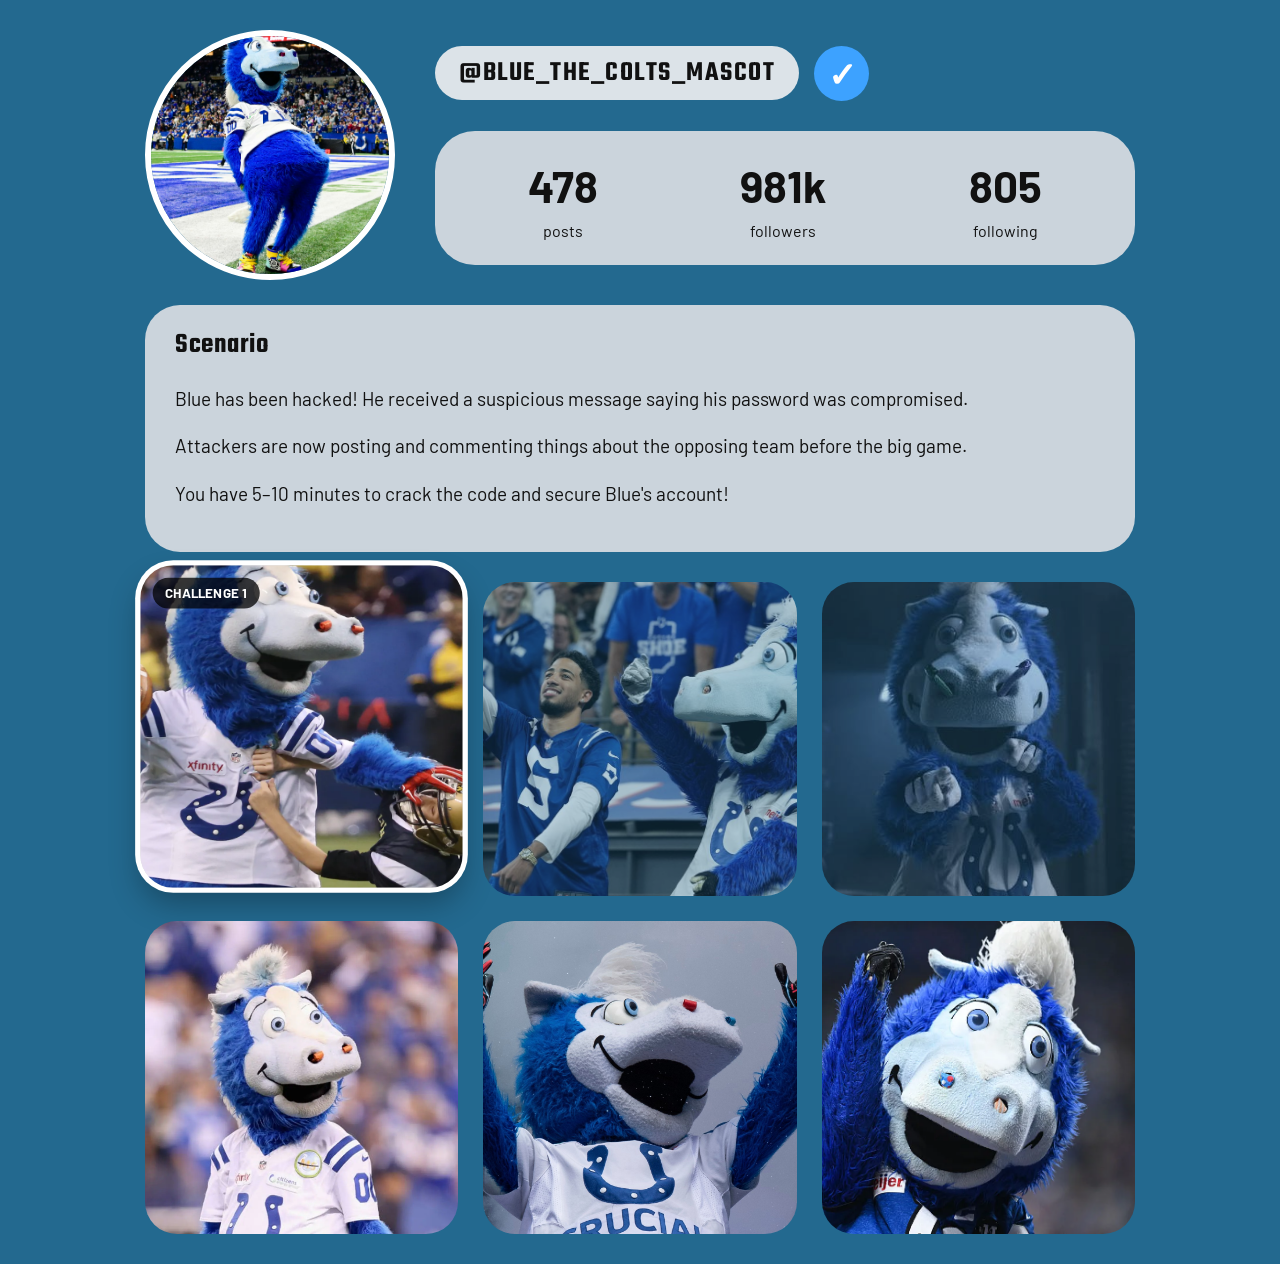
<file: index.html>
<!DOCTYPE html>
<html lang="en">
<head>
    <meta charset="UTF-8">
    <meta name="viewport" content="width=device-width, initial-scale=1.0">
    <title>Blue Social Page</title>

    <link rel="stylesheet" href="style.css">
    <script src="escape.js" defer></script>
</head>

<body>

    <div class="profile">

        <div class="profile-header">

            <img
                src="images/blueprofilepicture.jpg"
                alt="Profile picture"
                class="profile-picture"
            >

            <div class="profile-info">

                <div class="username-row">
                    <h1>@blue_the_colts_mascot</h1>
                    <span class="verified">✓</span>
                </div>

                <div class="stats">

                    <div>
                        <span class="number">478</span>
                        <span>posts</span>
                    </div>

                    <div>
                        <span class="number">981k</span>
                        <span>followers</span>
                    </div>

                    <div>
                        <span class="number">805</span>
                        <span>following</span>
                    </div>

                </div>

            </div>

        </div>

        <div class="scenario">

            <h2>Scenario</h2>

            <p>
                Blue has been hacked! He received a suspicious message
                saying his password was compromised.
            </p>

            <p>
                Attackers are now posting and commenting things about the
                opposing team before the big game.
            </p>

            <p>
                You have 5–10 minutes to crack the code and secure
                Blue's account!
            </p>

        </div>

        <!-- POSTS / CHALLENGES -->

        <div class="post-grid">
            
            <!-- CHALLENGE 1 -->
             <button class="post challenge" id="challenge1" data-challenge="1">
                <img src="images/bluepost1.jpg" alt="Blue with a football player">
                <span class="challenge-label">Challenge 1</span>
             </button>

            <!-- CHALLENGE 2 -->
            <button class="post challenge" id="challenge2" data-challenge="2">
                <img src="images/bluepost2.jpg" alt="Blue with a Colts player">
                <span class="challenge-label">Challenge 2</span>
            </button>

            <!-- CHALLENGE 3 -->
            <button class="post challenge" id="challenge3" data-challenge="3">
                <img src="images/bluepost3.jpg" alt="Blue posing">
                <span class="challenge-label">Challenge 3</span>
            </button>

            <!-- DECORATIVE POSTS -->
            <div class="post">
                <img src="images/bluepost4.jpg" alt="Blue in his Colts uniform">
            </div>
            <div class="post">
                <img src="images/bluepost5.jpg" alt="Blue celebrating">
            </div>
            <div class="post">
                <img src="images/bluepost6.jpg" alt="Close-up of Blue">
            </div>

        </div>

    </div>

    <!-- FINAL ESCAPE ROOM SUCCESS POPUP -->
     <div class="popup-overlay" id="finalSuccessPopup">
        <div class="success-popup">
            <div class="success-icon">✓</div>

            <h2>Blue's Account Is Secure!</h2>

            <p>
                Congratulations! You've completed all three challenges 
                and helped Blue protect his account from hackers!
            </p>

            <p><strong>Blue is safe, and the escape room is complete: blue_spirit_go</strong></p>

            <button type="button" class="continue-button" id="restartEscapeRoom">Play Again</button>
        </div>
     </div>

</body>
</html>
</file>
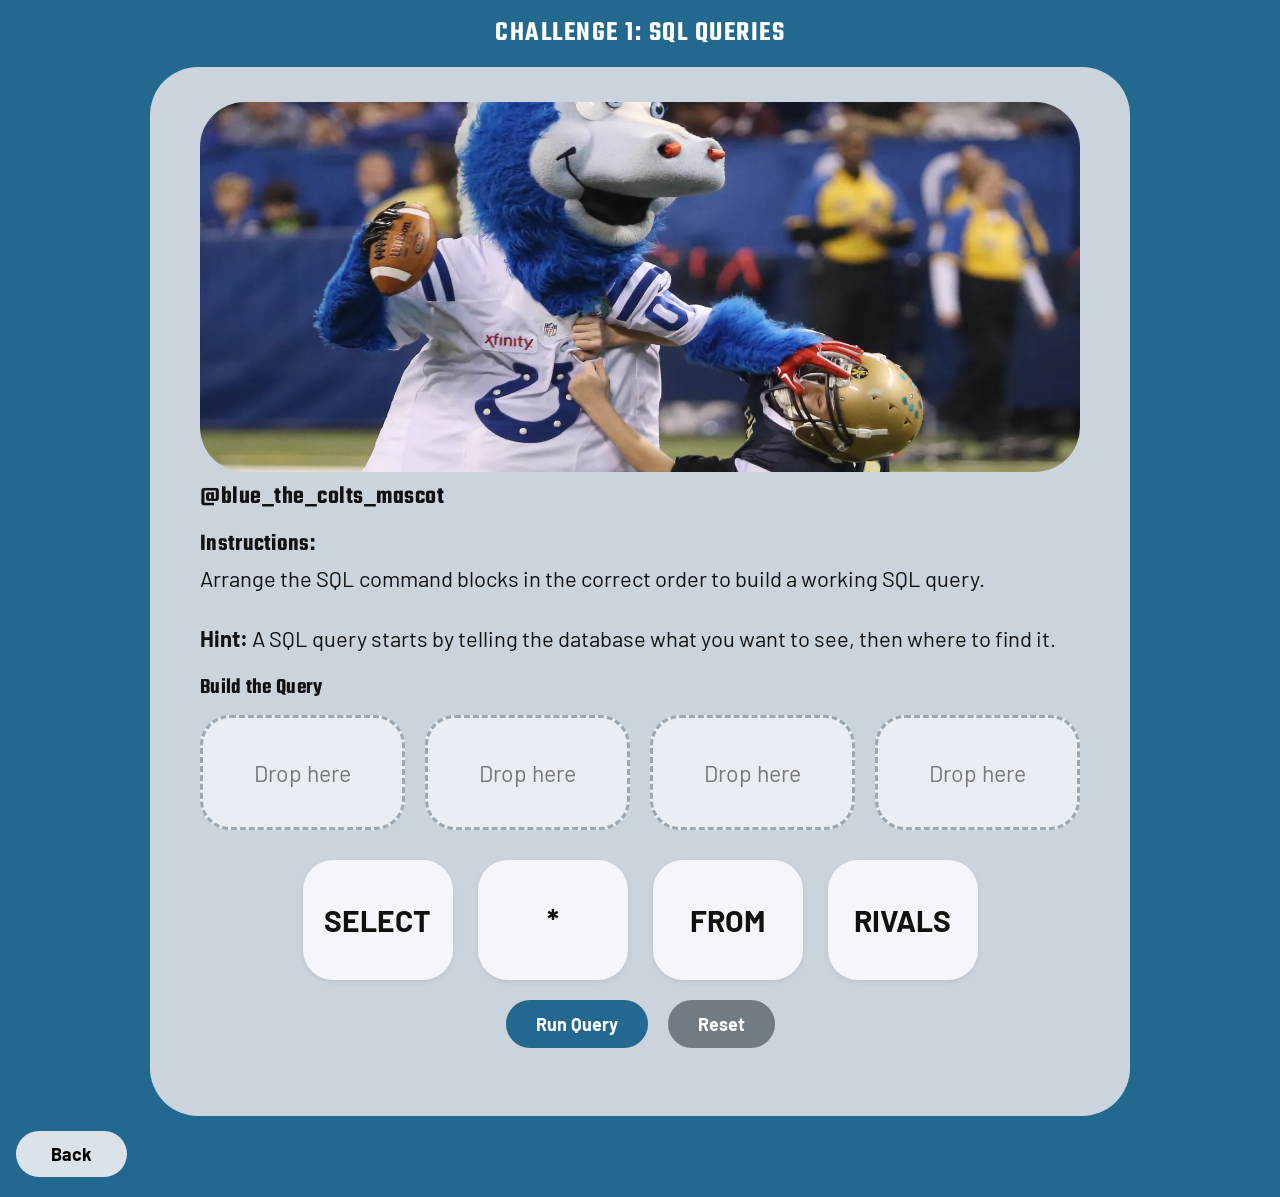
<file: challenge1.html>
<!DOCTYPE html>
<html lang="en">
<head>
    <meta charset="UTF-8">
    <meta name="viewport" content="width=device-width, initial-scale=1.0">
    <title>Blue Social Page - Challenge 1</title>
    <link rel="stylesheet" href="style.css">
    <script src="escape.js" defer></script>
</head>
<body>
    <h1 class="challenge-title">Challenge 1: SQL Queries</h1>

    <main class="challenge-container">
        
        <!-- IMAGE -->
         <img src="images/bluepost1.jpg" alt="Blue the Colts Mascot" class="challenge-image">

        <!-- USERNAME -->
         <h2>@blue_the_colts_mascot</h2>

        <!-- INSTRUCTIONS -->
         <section class="instructions">
            <h3>Instructions:</h3>
            <p>Arrange the SQL command blocks in the correct order to build a working SQL query.</p>
            <p class="hint">
                <strong>Hint:</strong>
                A SQL query starts by telling the database what you want to see, then where to find it.
            </p>
         </section>

         <!-- SQL QUERY AREA -->
          <section class="sql-area">
            <h3>Build the Query</h3>

            <!-- Drop zones -->
             <div class="query-slots" id="querySlots">
                <div class="query-slot" data-position="0">
                    <span>Drop here</span>
                </div>
                <div class="query-slot" data-position="1">
                    <span>Drop here</span>
                </div>
                <div class="query-slot" data-position="2">
                    <span>Drop here</span>
                </div>
                <div class="query-slot" data-position="3">
                    <span>Drop here</span>
                </div>
             </div>

             <!-- Available blocks -->
              <div class="sql-blocks" id="sqlBlocks">
                <div class="sql-block" draggable="true" data-value="SELECT">SELECT</div>
                <div class="sql-block" draggable="true" data-value="*">*</div>
                <div class="sql-block" draggable="true" data-value="FROM">FROM</div>
                <div class="sql-block" draggable="true" data-value="RIVALS">RIVALS</div>
              </div>

              <div class="query-buttons">
                <button type="button" id="runQuery">Run Query</button>
                <button type="button" id="resetQuery">Reset</button>
              </div>
              <p id="queryMessage" class="query-message"></p>
          </section>
    </main>

    <!-- BACK BUTTON -->
     <button type="button" class="back-button" onclick="window.location.href='index.html'">Back</button>

    <!-- SUCCESS POPUP -->
     <div class="popup-overlay" id="successPopup">
        <div class="success-popup">
            <button type="button" class="close-popup" id="closePopup" aria-label="Close">x</button>
            <div class="success-icon">✓</div>

            <h2>Query Successful!</h2>

            <p>You found a working SQL query.</p>

            <!-- FAKE SQL TABLE -->
            <div class="fake-table-container">
                <h3>RIVALS</h3>
                <table>
                    <thead>
                        <tr>
                            <th>TEAM</th>
                            <th>MESSAGE</th>
                            <th>CODE</th>
                        </tr>
                    </thead>
                    <tbody>
                        <tr>
                            <td>Opponent</td>
                            <td>Good luck!</td>
                            <td>Blue</td>
                        </tr>
                        <tr>
                            <td>Opponent</td>
                            <td>See you Sunday!</td>
                            <td>42</td>
                        </tr>
                        <tr>
                            <td>Opponent</td>
                            <td>We know you're watching.</td>
                            <td>17</td>
                        </tr>
                    </tbody>
                </table>
            </div>

            <!-- NEXT CHALLENGE CLUE -->
            <div class="next-clue">
                <h3>Clue for the next challenge</h3>
                <p>The password needs something Blue already knows.</p>
                <p><strong>Look at the CODE column.</strong></p>
            </div>
            <button type="button" class="continue-button" id="continueButton">Continue</button>
        </div>
     </div>
</body>
</html>
</file>
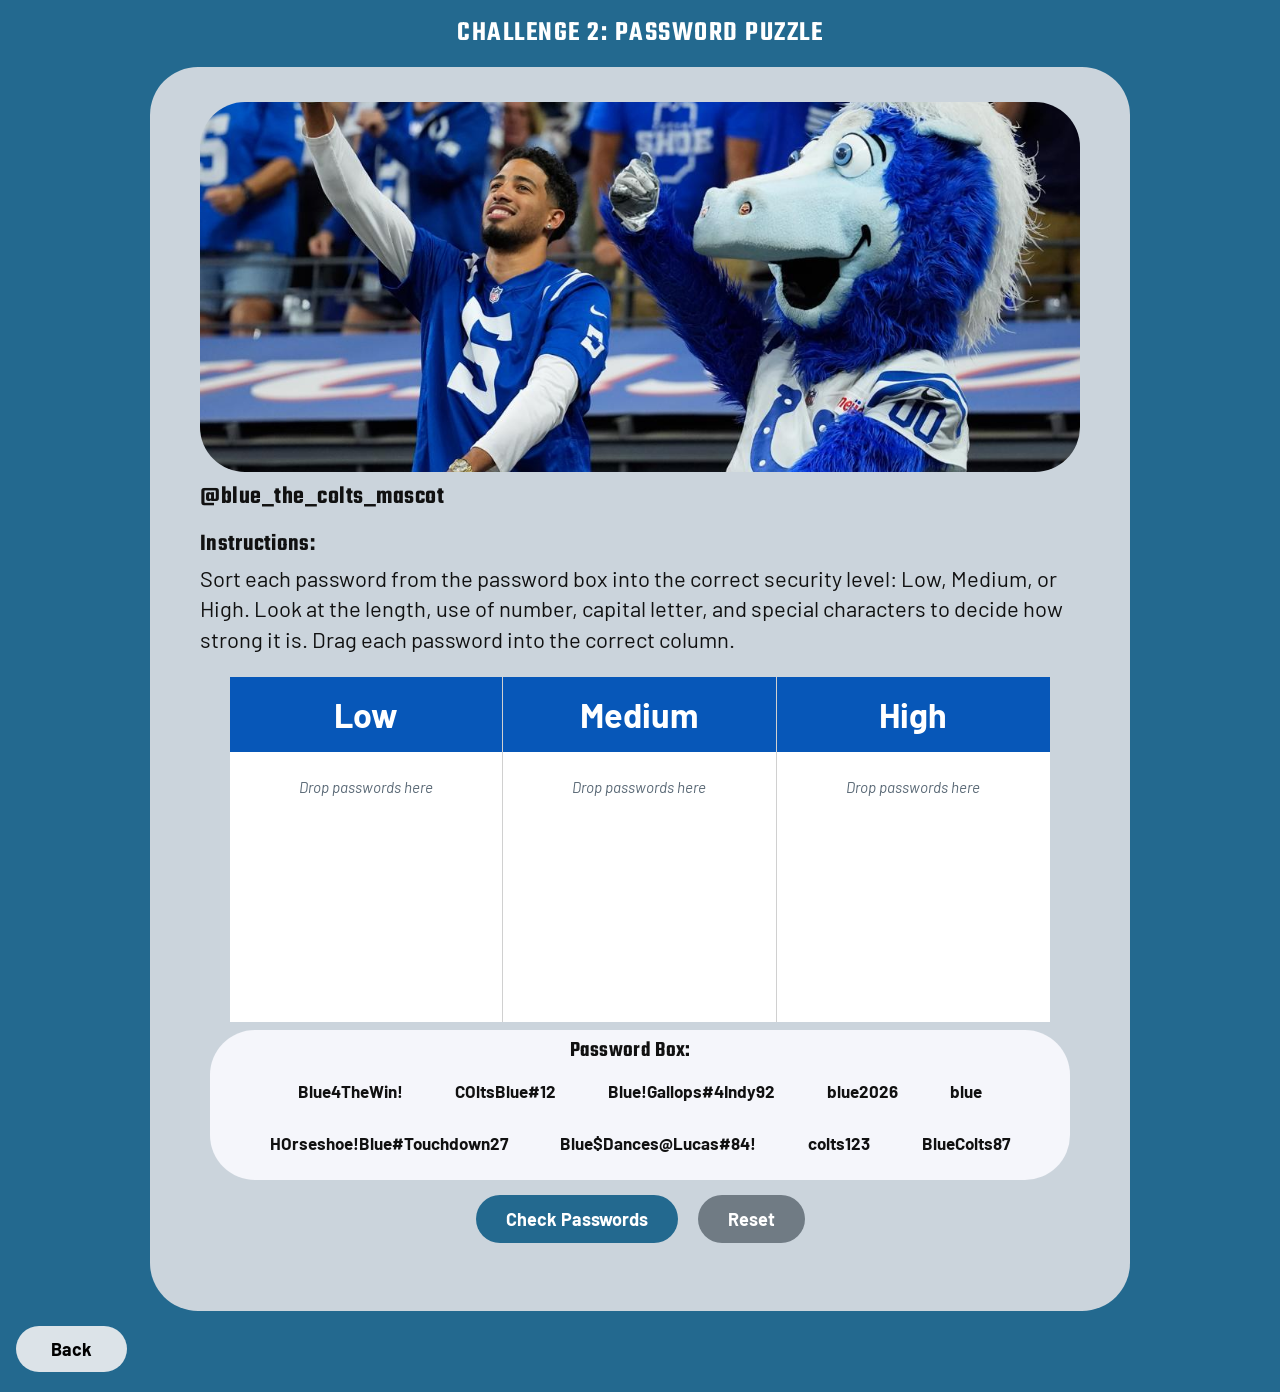
<file: challenge2.html>
<!DOCTYPE html>
<html lang="en">
<head>
    <meta charset="UTF-8">
    <meta name="viewport" content="width=device-width, initial-scale=1.0">
    <title>Blue Social Page - Challenge 2</title>
    <link rel="stylesheet" href="style.css">
    <script src="escape.js" defer></script>
</head>
<body>
    <h1 class="challenge-title">Challenge 2: Password Puzzle</h1>
    <main class="challenge-container">

        <!-- IMAGE -->
         <img src="images/bluepost2.jpg" alt="Blue the Colts Mascot with a Colts player" class="challenge-image">

        <!-- USERNAME -->
         <h2>@blue_the_colts_mascot</h2>

        <!-- INSTRUCTIONS -->
         <section class="instructions">
            <h3>Instructions:</h3>
            <p>
                Sort each password from the password box into the correct 
                security level: Low, Medium, or High. Look at the length, 
                use of number, capital letter, and special characters to 
                decide how strong it is. Drag each password into the 
                correct column.
            </p>
         </section>

         <!-- PASSWORD PUZZLE -->
          <section class="password-area">
            
            <!-- SECURITY LEVEL COLUMNS -->
             <div class="password-columns">
                
                <!-- LOW -->
                 <div class="password-column" data-level="low">
                    <div class="password-column-header">Low</div>
                    <div class="password-drop-zone">
                        <p class="drop-message">Drop passwords here</p>
                    </div>
                 </div>

                <!-- MEDIUM -->
                 <div class="password-column" data-level="medium">
                    <div class="password-column-header">Medium</div>
                    <div class="password-drop-zone">
                        <p class="drop-message">Drop passwords here</p>
                    </div>
                 </div>

                <!-- HIGH -->
                 <div class="password-column" data-level="high">
                    <div class="password-column-header">High</div>
                    <div class="password-drop-zone">
                        <p class="drop-message">Drop passwords here</p>
                    </div>
                 </div>
             </div>

            <!-- PASSWORD BOX -->
             <div class="password-box">
                <h3>Password Box:</h3>
                <div class="password-options" id="passwordOptions">
                    <div class="password-item" draggable="true" data-password="Blue4TheWin!" data-level="medium">Blue4TheWin!</div>
                    <div class="password-item" draggable="true" data-password="COltsBlue#12" data-level="medium">COltsBlue#12</div>
                    <div class="password-item" draggable="true" data-password="Blue!Gallops#4Indy92" data-level="high">Blue!Gallops#4Indy92</div>
                    <div class="password-item" draggable="true" data-password="blue2026" data-level="low">blue2026</div>
                    <div class="password-item" draggable="true" data-password="blue" data-level="low">blue</div>
                    <div class="password-item" draggable="true" data-password="HOrseshoe!Blue#Touchdown27" data-level="high">HOrseshoe!Blue#Touchdown27</div>
                    <div class="password-item" draggable="true" data-password="Blue$Dances@Lucas#84!" data-level="high">Blue$Dances@Lucas#84!</div>
                    <div class="password-item" draggable="true" data-password="colts123" data-level="low">colts123</div>
                    <div class="password-item" draggable="true" data-password="BlueColts87" data-level="medium">BlueColts87</div>
                </div>
             </div>
            <!-- BUTTONS -->
             <div class="password-buttons">
                <button type="button" id="checkPasswords">Check Passwords</button>
                <button type="button" id="resetPasswords">Reset</button>
             </div>
             <p id="passwordMessage" class="query-message"></p>
          </section>
    </main>

    <!-- BACK BUTTON -->
     <button type="button" class="back-button" onclick="window.location.href='index.html'">Back</button>
    
    <!-- SUCCESS POPUP -->
     <div class="popup-overlay" id="passwordSuccessPopup">
        <div class="success-popup">
            <button type="button" class="close-popup" id="closePasswordPopup" aria-label="Close">x</button>
            <div class="success-icon">✓</div>
            <h2>Password Security Check Complete!</h2>
            <p>You correctly identified the security level of every password.</p>

            <!-- NEXT CHALLENGE CLUE -->
             <div class="next-clue">
                <h3>Clue for the next challenge</h3>
                <p>Blue is receiving messages from people claiming to know him.</p>
                <p><strong>Not every message is what it appears to be.</strong></p>
             </div>
             <button type="button" class="continue-button" id="continuePasswordButton">Continue</button>
        </div>
     </div>
</body>
</html>
</file>
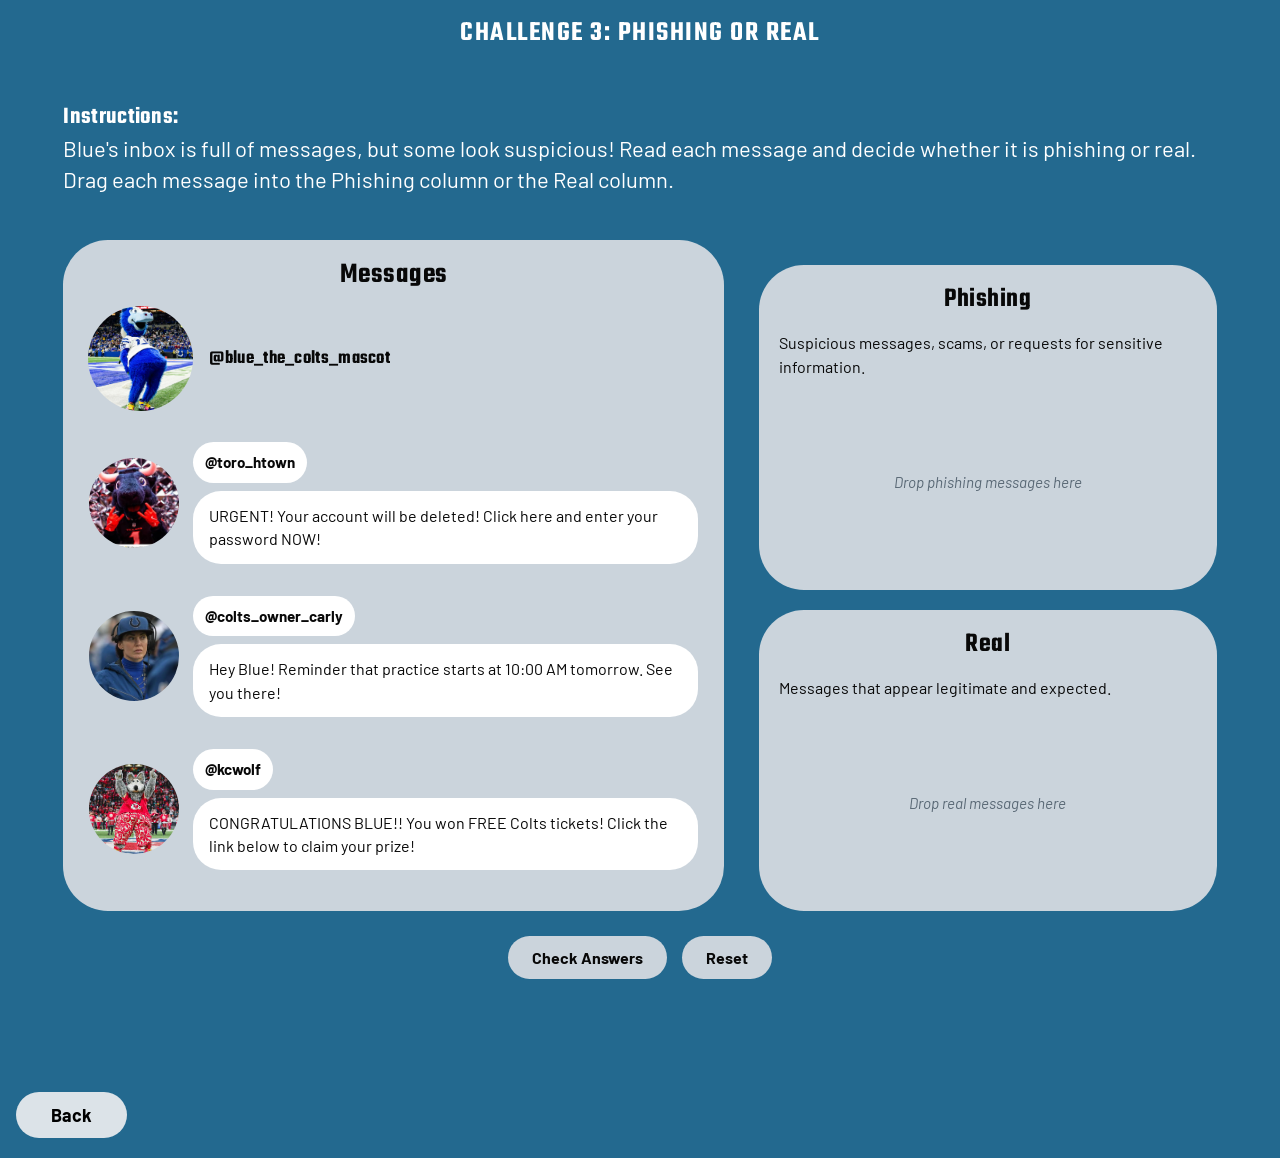
<file: challenge3.html>
<!DOCTYPE html>
<html lang="en">
<head>
    <meta charset="UTF-8">
    <meta name="viewport" content="width=device-width, initial-scale=1.0">
    <title>Blue Social Page - Challenge 3</title>
    <link rel="stylesheet" href="style.css">
    <script src="escape.js" defer></script>
</head>
<body>
    <h1 class="challenge-title">Challenge 3: Phishing or Real</h1>
    <main class="challenge3-container">
        <section class="instructions challenge3-instructions">
            <h3>Instructions:</h3>
            <p>
                Blue's inbox is full of messages, but some look suspicious! 
                Read each message and decide whether it is phishing or real. 
                Drag each message into the Phishing column or the Real column.
            </p>
        </section>
        <section class="message-game">

            <!-- LEFT SIDE: BLUE'S INBOX -->
             <div class="inbox-panel">
                <h2>Messages</h2>
                <div class="inbox-profile">
                    <img src="images/blueprofilepicture.jpg" alt="Blue the Colts mascot">
                    <h3>@blue_the_colts_mascot</h3>
                </div>
                <div class="message-list" id="messageList">
                    <article class="message-card" draggable="true" data-answer="phishing">
                        <img src="images/toro.jpeg" alt="Sender avatar">
                        <div class="message-content">
                            <div class="message-sender">@toro_htown</div>
                            <div class="message-bubble">
                                URGENT! Your account will be deleted! 
                                Click here and enter your password NOW!
                            </div>
                        </div>
                    </article>
                    <article class="message-card" draggable="true" data-answer="real">
                        <img src="images/carly colts.jpeg" alt="Sender avatar">
                        <div class="message-content">
                            <div class="message-sender">@colts_owner_carly</div>
                            <div class="message-bubble">
                                Hey Blue! Reminder that practice starts 
                                at 10:00 AM tomorrow. See you there!
                            </div>
                        </div>
                    </article>
                    <article class="message-card" draggable="true" data-answer="phishing">
                        <img src="images/cheif.jpeg" alt="Sender avatar">
                        <div class="message-content">
                            <div class="message-sender">@kcwolf</div>
                            <div class="message-bubble">
                                CONGRATULATIONS BLUE!! You won FREE Colts 
                                tickets! Click the link below to claim your prize!
                            </div>
                        </div>
                    </article>
                </div>
             </div>

            <!-- RIGHT SIDE: SORTING COLUMNS -->
             <div class="sorting-panels">

                <section class="sorting-panel">
                    <h2>Phishing</h2>
                    <p class="sorting-hint">Suspicious messages, scams, or requests for sensitive information.</p>
                    <div class="message-drop-zone" data-category="phishing" aria-label="Drop phishing messages here">
                        <p class="drop-message">Drop phishing messages here</p>
                    </div>
                </section>

                <section class="sorting-panel">
                    <h2>Real</h2>
                    <p class="sorting-hint">Messages that appear legitimate and expected.</p>
                    <div class="message-drop-zone" data-category="real" aria-label="Drop real messages here">
                        <p class="drop-message">Drop real messages here</p>
                    </div>
                </section>

             </div>
        </section>

        <div class="message-buttons">
            <button type="button" id="checkMessages">Check Answers</button>
            <button type="button" id="resetMessages">Reset</button>
        </div>

        <p id="messageResult" class="query-message" aria-live="polite"></p>
    </main>

    <button type="button" class="back-button" onclick="window.location.href='index.html'">Back</button>

    <!-- SUCCESS POPUP-->
     <div class="popup-overlay" id="messageSuccessPopup">
        <div class="success-popup">
            <button type="button" class="close-popup" id="closeMessagePopup" aria-label="Close">x</button>

            <div class="success-icon">✓</div>
            <h2>Challenge Complete!</h2>

            <p>
                Great job! You correctly identified the phishing messages 
                and the real message in Blue's inbox.
            </p>
            <div class="next-clue">
                <h3>Challenge Completed</h3>
                <p>
                    You helped Blue spot suspicious messages and protect
                    his account. All three challenges are now complete!
                </p>
            </div>

            <button type="button" class="continue-button" id="continueMessageButton">Finish Escape Room</button>
        </div>
     </div>
</body>
</html>
</file>
<file: style.css>
@import url('https://fonts.googleapis.com/css2?family=Barlow:wght@400;500;600;700;800&&family=Teko:wght@400;500;600;700&display=swap');

* {
    box-sizing: border-box;
}

body {
    margin: 0;
    font-family: 'Barlow', Arial, Helvetica, sans-serif;
    background-color: #23698f;
    color: #111;
    font-size: 16px;
    line-height: 1.5;
}

h1,
h2,
h3,
.challenge-title {
    font-family: 'Teko', Impact, sans-serif;
    font-weight: 600;
    line-height: 1.1;
}

h1,
.challenge-title {
    letter-spacing: 1.5px;
    text-transform: uppercase;
}

h2 {
    letter-spacing: 0.5px;
}

h3 {
    letter-spacing: 0.3px;
}

p,
button,
input,
textarea,
select,
.message-sender,
.message-bubble,
.sql-block,
.password-item {
    font-family: 'Barlow', Arial, Helvetica, sans-serif;
}

.profile {
    max-width: 1050px;
    margin: 0 auto;
    padding: 30px;
}

/* PROFILE HEADER */

.profile-header {
    display: flex;
    align-items: center;
    gap: 40px;
}

.profile-picture {
    width: 250px;
    height: 250px;
    border-radius: 50%;
    object-fit: cover;
    border: 6px solid white;
}

.profile-info {
    flex: 1;
}

.username-row {
    display: flex;
    align-items: center;
    gap: 15px;
}

.username-row h1 {
    background-color: #dce3e8;
    padding: 12px 24px;
    border-radius: 30px;
    margin: 0;
    font-size: 28px;
}

.verified {
    width: 55px;
    height: 55px;
    display: flex;
    align-items: center;
    justify-content: center;
    border-radius: 50%;
    background-color: #3da2ff;
    color: white;
    font-size: 34px;
    font-weight: bold;
}

/* STATS */

.stats {
    margin-top: 30px;
    background-color: #cbd4dc;
    border-radius: 40px;
    padding: 22px;
    display: flex;
    justify-content: space-around;
    text-align: center;
}

.stats div {
    display: flex;
    flex-direction: column;
}

.number {
    font-size: 44px;
    font-weight: bold;
}

/* SCENARIO */

.scenario {
    margin-top: 25px;
    background-color: #cbd4dc;
    border-radius: 35px;
    padding: 25px 30px;
    font-size: 19px;
    line-height: 1.5;
}

.scenario h2 {
    margin-top: 0;
}

/* POSTS */

.post-grid {
    margin-top: 30px;
    display: grid;
    grid-template-columns: repeat(3, 1fr);
    gap: 25px;
}

.post {
    position: relative;
    width: 100%;
    aspect-ratio: 1 / 1;
    overflow: hidden;
    padding: 0;
    border: none;
    border-radius: 32px;
    background-color: #ddd;
}

.post img {
    width: 100%;
    height: 100%;
    display: block;
    object-fit: cover;
}

.challenge {
    cursor: not-allowed;
    transition: transform 0.25s ease, box-shadow 0.25s ease, filter 0.25s ease;
}

.challenge.locked {
    cursor: not-allowed;
    filter: saturate(0.7);
    opacity: 0.7;
}

.challenge.active {
    cursor: pointer;
    transform: translateY(-12px) scale(1.03);
    box-shadow: 0 0 0 5px white, 0 15px 30px rgba(0, 0, 0, 0.3);
    z-index: 5;
}

.challenge.active:hover {
    transform: translateY(-18px) scale(1.05);
    box-shadow: 0 0 0 6px white, 0 20px 35px rgba(0, 0, 0, 0.35);
}

.challenge-label {
    position: absolute;
    top: 12px;
    left: 12px;
    padding: 7px 12px;
    border-radius: 15px;
    background-color: rgba(0, 0, 0, 0.75);
    color: white;
    font-size: 13px;
    font-weight: bold;
    text-transform: uppercase;
}

.challenge.locked .challenge-label {
    display: none;
}

.challenge.complete {
    cursor: default;
    opacity: 0.75;
    filter: saturate(0.7);
}

.challenge.complete::after {
    content: "✓ SOLVED";
    position: absolute;
    top: 12px;
    right: 12px;
    padding: 7px 11px;
    border-radius: 15px;
    background-color: rgba(30, 125, 70, 0.95);
    color: white;
    font-size: 13px;
    font-weight: bold;
}

/* CHALLENGE PAGES */

.challenge-title {
    margin: 18px 0;
    text-align: center;
    color: white;
    font-size: 28px;
}

.challenge-container {
    width: min(980px, calc(100% - 40px));
    margin: 0 auto;
    padding: 35px 50px 25px;
    background-color: #cbd4dc;
    border-radius: 48px;
}

.challenge-image {
    display: block;
    width: 100%;
    height: 370px;
    object-fit: cover;
    border-radius: 45px;
}

.challenge-container > h2 {
    margin: 12px 0 20px;
    font-size: 25px;
}

.instructions h3 {
    margin: 0 0 5px;
    font-size: 24px;
}

.instructions p {
    margin: 5px 0 22px;
    font-size: 22px;
    line-height: 1.4;
}

.instructions .hint {
    margin-top: 30px;
}

/* CHALLENGE 1 */
.sql-area {
    margin-top: 20px;
}

.sql-area > h3 {
    margin-bottom: 15px;
    font-size: 22px;
}

.query-slots {
    display: grid;
    grid-template-columns: repeat(4, 1fr);
    gap: 20px;
    margin-bottom: 25px;
}

.query-slot {
    display: flex;
    align-items: center;
    justify-content: center;
    min-height: 115px;
    padding: 10px;
    border: 3px dashed #9ba8b3;
    border-radius: 30px;
    background-color: #e9eef4;
    color: #777;
    font-size: 23px;
    transition: background-color 0.2s ease, border-color 0.2s ease;
}

.query-slot.drag-over {
    border-color: #23698f;
    background-color: #d5e9f5;
}

.query-slot .sql-block {
    width: 100%;
    margin: 0;
}

.sql-blocks {
    display: flex;
    justify-content: center;
    gap: 25px;
    flex-wrap: wrap;
    min-height: 130px;
    padding: 5px;
}

.sql-block {
    display: flex;
    align-items: center;
    justify-content: center;
    min-width: 150px;
    min-height: 110px;
    padding: 20px;
    border-radius: 30px;
    background-color: #f5f6fb;
    font-size: 30px;
    font-weight: bold;
    cursor: grab;
    user-select: none;
    box-shadow: 0 2px 5px rgba(0, 0, 0, 0.08);
    transition: transform 0.2s ease, box-shadow 0.2s ease;
}

.sql-block:hover {
    transform: translateY(-5px);
    box-shadow: 0 8px 15px rgba(0, 0, 0, 0.15);
}

.sql-block:active {
    cursor: grabbing;
    transform: scale(0.97);
}

.query-buttons {
    display: flex;
    justify-content: center;
    gap: 20px;
    margin-top: 15px;
}

.query-buttons button,
.continue-button {
    padding: 13px 30px;
    border: none;
    border-radius: 25px;
    background-color: #23698f;
    color: white;
    font-size: 18px;
    font-weight: bold;
    cursor: pointer;
}

.query-buttons button:hover,
.continue-button:hover {
    background-color: #174e6d;
}

#resetQuery {
    background-color: #707b84;
}

#resetQuery:hover {
    background-color: #59636a;
}

.query-message {
    min-height: 28px;
    margin: 15px 0 0;
    text-align: center;
    font-size: 18px;
    font-weight: bold;
}

.query-message.error {
    color: #a32121;
}

.query-message.success {
    color: #19733c;
}

.back-button {
    margin: 15px 0 20px 16px;
    padding: 12px 35px;
    border: none;
    border-radius: 25px;
    background-color: #dce3e8;
    font-size: 18px;
    font-weight: bold;
    cursor: pointer;
}

.back-button:hover {
    background-color: white;
}

.popup-overlay {
    position: fixed;
    inset: 0;
    display: none;
    align-items: center;
    justify-content: center;
    padding: 20px;
    background-color: rgba(0, 0, 0, 0.65);
    z-index: 1000;
}

.popup-overlay.show {
    display: flex;
}

.success-popup {
    position: relative;
    width: min(650px, 100%);
    max-height: 90vh;
    overflow-y: auto;
    padding: 35px;
    border-radius: 35px;
    background-color: #e1e8ee;
    text-align: center;
    box-shadow: 0 20px 50px rgba(0, 0, 0, 0.35);
    animation: popupAppear 0.25s ease;
}

@keyframes popupAppear {
    from {
        opacity: 0;
        transform: scale(0.9);
    }
    to {
        opacity: 1;
        transform: scale(1);
    }
}

.success-icon {
    display: flex;
    align-items: center;
    justify-content: center;
    width: 65px;
    height: 65px;
    margin: 0 auto 10px;
    border-radius: 50%;
    background-color: #26834a;
    color: white;
    font-size: 40px;
    font-weight: bold;
}

.success-popup h2 {
    margin: 5px 0 10px;
    font-size: 30px;
}

.success-popup > p {
    font-size: 18px;
}

.close-popup {
    position: absolute;
    top: 15px;
    right: 20px;
    border: none;
    background: none;
    font-size: 32px;
    cursor: pointer;
    color: #333;
}

.close-popup:hover {
    color: #000;
}

.fake-table-container {
    margin: 25px 0;
    padding: 18px;
    border-radius: 20px;
    background-color: white;
}

.fake-table-container h3 {
    margin: 0 0 12px;
    text-align: left;
    font-size: 20px;
}

table {
    width: 100%;
    border-collapse: collapse;
    font-size: 15px;
}

th,
td {
    padding: 11px;
    border: 1px solid #aeb8c0;
    text-align: left;
}

th {
    background-color: #23698f;
    color: white;
}

td {
    background-color: #f5f7f9;
}

.next-clue {
    margin: 20px 0;
    padding: 18px;
    border-radius: 20px;
    background-color: #fff4c7;
    border: 2px solid #d6bd5b;
    text-align: left;
}

.next-clue h3 {
    margin-top: 0;
    font-size: 20px;
}

.next-clue p {
    margin: 7px 0;
    font-size: 17px;
    line-height: 1.4;
}

.continue-button {
    background-color: #19733c;
}

.continue-button:hover {
    background-color: #12562c;
}

/* CHALLENGE 2 */
.password-area {
    margin-top: 20px;
}

.password-columns {
    display: grid;
    grid-template-columns: repeat(3, 1fr);
    gap: 0;
    margin: 10px auto 8px;
    max-width: 820px;
    background-color: white;
}

.password-column {
    min-width: 0;
    border-right: 1px solid #d0d0d0;
}

.password-column:last-child {
    border-right: none;
}

.password-column-header {
    display: flex;
    align-items: center;
    justify-content: center;
    min-height: 75px;
    background-color: #0757b8;
    color: white;
    font-size: 34px;
    font-weight: bold;
    text-align: center;
}

.password-drop-zone {
    min-height: 270px;
    padding: 12px;
    background-color: #ffffff;
    transition: background-color 0.2s ease, box-shadow 0.2s ease;
}

.password-drop-zone.drag-over {
    background-color: #d8ecfa;
    box-shadow: inset 0 0 0 4px #23698f;
}

.drop-message {
    margin: 15px 0;
    text-align: center;
    color: #9a9a9a;
    font-size: 16px;
    font-style: italic;
    pointer-events: none;
}

.password-drop-zone .password-item {
    width: 100%;
    margin-bottom: 8px;
}

.password-drop-zone .password-item:last-child {
    margin-bottom: 0;
}

.password-box {
    max-width: 860px;
    margin: 0 auto;
    padding: 8px 35px;
    border-radius: 45px;
    background-color: #f5f6fb;
    text-align: center;
}

.password-box h3 {
    display: inline-block;
    margin: 0 20px 0 0;
    font-size: 22px;
}

.password-options {
    display: flex;
    justify-content: center;
    align-items: center;
    gap: 10px 28px;
    flex-wrap: wrap;
    min-height: 85px;
    padding: 8px 0;
}

.password-item {
    display: inline-flex;
    align-items: center;
    justify-content: center;
    padding: 8px 12px;
    border-radius: 10px;
    background-color: transparent;
    font-size: 17px;
    font-weight: bold;
    cursor: grab;
    user-select: none;
    transition: transform 0.2s ease, background-color 0.2s ease, box-shadow 0.2s ease;
}

.password-item:hover {
    transform: translateY(-3px);
    background-color: #e2e7ec;
    box-shadow: 0 3px 8px rgba(0, 0, 0, 0.12);
}

.password-item:active {
    cursor: grabbing;
    transform: scale(0.97);
}

.password-item.dragging {
    opacity: 0.45;
}

.password-drop-zone .password-item {
    padding: 10px;
    background-color: #f5f6fb;
    border-radius: 12px;
    font-size: 16px;
    cursor: grab;
    overflow-wrap: anywhere;
}

.password-buttons {
    display: flex;
    justify-content: center;
    gap: 20px;
    margin-top: 15px;
}

.password-buttons button {
    padding: 13px 30px;
    border: none;
    border-radius: 25px;
    background-color: #23698f;
    color: white;
    font-size: 18px;
    font-weight: bold;
    cursor: pointer;
}

.password-buttons button:hover {
    background-color: #174e6d;
}

#resetPasswords {
    background-color: #707b84;
}

#resetPasswords:hover {
    background-color: #59636a;
}

/* CHALLENGE 3: PHISHING OR REAL ; the container is different here because of the different layout */

.challenge3-container {
    width: 94%;
    max-width: 1250px;
    margin: 30px auto;
    padding: 25px;
    box-sizing: border-box;
}

.challenge3-instructions {
    margin: 0 0 45px;
    color: white;
    font-size: 1.25rem;
    line-height: 1.5;
}

.challenge3-instructions h3 {
    margin-bottom: 3px;
}

.challenge3-instructions p {
    margin-top: 0;
}

.message-game {
    display: grid;
    grid-template-columns: 1.3fr 0.9fr;
    gap: 35px;
    align-items: stretch;
}

.inbox-panel {
    min-width: 0;
    padding: 20px;
    background: #cbd4dc;
    border-radius: 45px;
    color: #080808;
}

.inbox-panel > h2 {
    margin: 0 0 15px;
    text-align: center;
    font-size: 1.8rem;
}

.inbox-profile {
    display: flex;
    align-items: center;
    gap: 16px;
    margin-bottom: 25px;
    padding: 0 5px;
}

.inbox-profile img {
    width: 105px;
    height: 105px;
    flex-shrink: 0;
    border-radius: 50%;
    object-fit: cover;
}

.inbox-profile h3 {
    overflow-wrap: anywhere;
    font-size: 1.2rem;
}

.message-list {
    display: flex;
    flex-direction: column;
    gap: 20px;
    min-height: 200px;
}

.message-card {
    display: flex;
    align-items: center;
    gap: 14px;
    min-width: 0;
    padding: 4px;
    border: 2px solid transparent;
    border-radius: 20px;
    cursor: grab;
    transition: background-color 0.15s, border-color 0.15s;
}

.message-card:hover {
    background-color: rgba(255, 255, 255, 0.35);
    border-color: #8c9eac;
}

.message-card:active {
    cursor: grabbing;
}

.message-card.dragging {
    opacity: 0.45;
}

.message-card > img {
    width: 90px;
    height: 90px;
    flex: 0 0 90px;
    border-radius: 50%;
    object-fit: cover;
}

.message-content {
    flex: 1;
    min-width: 0;
}

.message-sender {
    display: inline-block;
    max-width: 100%;
    margin-bottom: 8px;
    padding: 9px 12px;
    border-radius: 22px;
    background: white;
    font-size: 0.95rem;
    font-weight: bold;
    overflow-wrap: anywhere;
}

.message-bubble {
    padding: 13px 16px;
    border-radius: 28px;
    background: white;
    font-size: 1rem;
    line-height: 1.45;
    overflow-wrap: anywhere;
}

.sorting-panels {
    display: flex;
    flex-direction: column;
    gap: 20px;
    min-width: 0;
    padding-top: 25px;
}

.sorting-panel {
    min-width: 0;
    min-height: 290px;
    padding: 20px;
    border-radius: 45px;
    background: #cbd4dc;
    color: #080808;
}

.sorting-panel h2 {
    margin: 0 0 10px;
    text-align: center;
    font-size: 1.7rem;
}

.message-drop-zone {
    display: flex;
    flex-direction: colunn;
    gap: 12px;
    min-height: 175px;
    padding: 10px 0;
    border: 2px dashed transparent;
    border-radius: 20px;
    transition: background-color 0.15s, border-color 0.15s;
}

.message-drop-zone.drag-over {
    border-color: #23698f;
    background: rgba(255, 255, 255, 0.55);
}

.drop-message {
    margin: auto;
    padding: 12px;
    color: #596875;
    text-align: center;
    font-size: 0.95rem;
}

.message-drop-zone .message-card {
    align-items: flex-start;
    gap: 8px;
    padding: 2px;
}

.message-drop-zone .message-card > img {
    width: 55px;
    height: 55px;
    flex-basis: 55px;
}

.message-drop-zone .message_sender {
    margin-bottom: 5px;
    padding: 6px 9px;
    font-size: 0.75rem;
}

.message-drop-zone .message-bubble {
    padding: 9px 11px;
    border-radius: 20px;
    font-size: 0.78rem;
    line-height: 1.35;
}

.message-buttons {
    display: flex;
    justify-content: center;
    flex-wrap: wrap;
    gap: 15px;
    margin: 25px 0 10px;
}

.message-buttons button {
    padding: 12px 24px;
    border: none;
    border-radius: 25px;
    background: #cbd4dc;
    color: #080808;
    font-size: 1rem;
    font-weight: bold;
    cursor: pointer;
}

.message-buttons button:hover {
    background: white;
}

#messageResult {
    text-align: center;
    font-weight: bold;
}

/* MOBILE */

@media (max-width: 750px) {
    .profile-header {
        flex-direction: column;
        text-align: center;
    }

    .username-row {
        justify-content: center;
    }

    .post-grid {
        grid-template-columns: repeat(2, 1fr);
    }

    .challenge.active {
        transform: translateY(-7px) scale(1.03);
    }

    .challenge-container {
        width: calc(100% - 20px);
        padding: 25px;
        border-radius: 30px;
    }
    
    .challenge-image {
        height: 250px;
        border-radius: 25px;
    }

    .instructions p {
        font-size: 18px;
    }

    .query-slots {
        grid-template-columns: repeat(2, 1fr);
        gap: 12px;
    }

    .sql-block {
        min-width: 120px;
        min-height: 80px;
        font-size: 22px;
    }

    .query-buttons {
        flex-direction: column;
    }

    .query-buttons button {
        width: 100%;
    }

    .password-columns {
        grid-template-columns: 1fr;
    }

    .password-column {
        border-right: none;
        border-bottom: 1px solid #d0d0d0;
    }

    .password-column:last-child {
        border-bottom: none;
    }

    .password-drop-zone {
        min-height: 150px;
    }

    .password-column-header {
        min-height: 60px;
        font-size: 28px;
    }

    .password-box {
        padding: 12px 20px;
        border-radius: 30px;
    }

    .password-options {
        gap: 6px 12px;
    }

    .password-buttons {
        flex-direction: column;
    }

    .password-buttons button {
        width: 100%;
    }
}

/* FINAL HOMEPAGE SUCCESS POPUP */

#finalSuccessPopup .success-popup {
    width: 90%;
    max-width: 600px;
    box-sizing: border-box;
}

#finalSuccessPopup .success-icon {
    margin-bottom: 15px;
}

#finalSuccessPopup h2 {
    margin-bottom: 15px;
}

#finalSuccessPopup p {
    line-height: 1.6;
}

#restartEscapeRoom {
    margin-top: 15px;
    cursor: pointer;
}

@media (max-width: 850px) {
    .message-game {
        grid-template-columns: 1fr;
        gap: 25px;
    }

    .sorting-panels {
        padding-top: 0;
    }

    .sorting-panel {
        min-height: 220px;
    }
}

@media (max-width: 500px) {
    .challenge3-container {
        width: 100%;
        padding: 12px;
    }

    .challenge3-instructions {
        font-size: 1rem;
        margin-bottom: 25px;
    }

    .inbox-panel,
    .sorting-panel {
        padding: 14px;
        border-radius: 28px;
    }

    .inbox-profile img {
        width: 75px;
        height: 75px;
    }

    .inbox-profile h3 {
        font-size: 1rem;
    }

    .message-card {
        gap: 8px;
    }

    .message-card > img {
        width: 60px;
        height: 60px;
        flex-basis: 60px;
    }

    .message-bubble {
        padding: 10px 12px;
        font-size: 0.9rem;
    }
}
</file>
